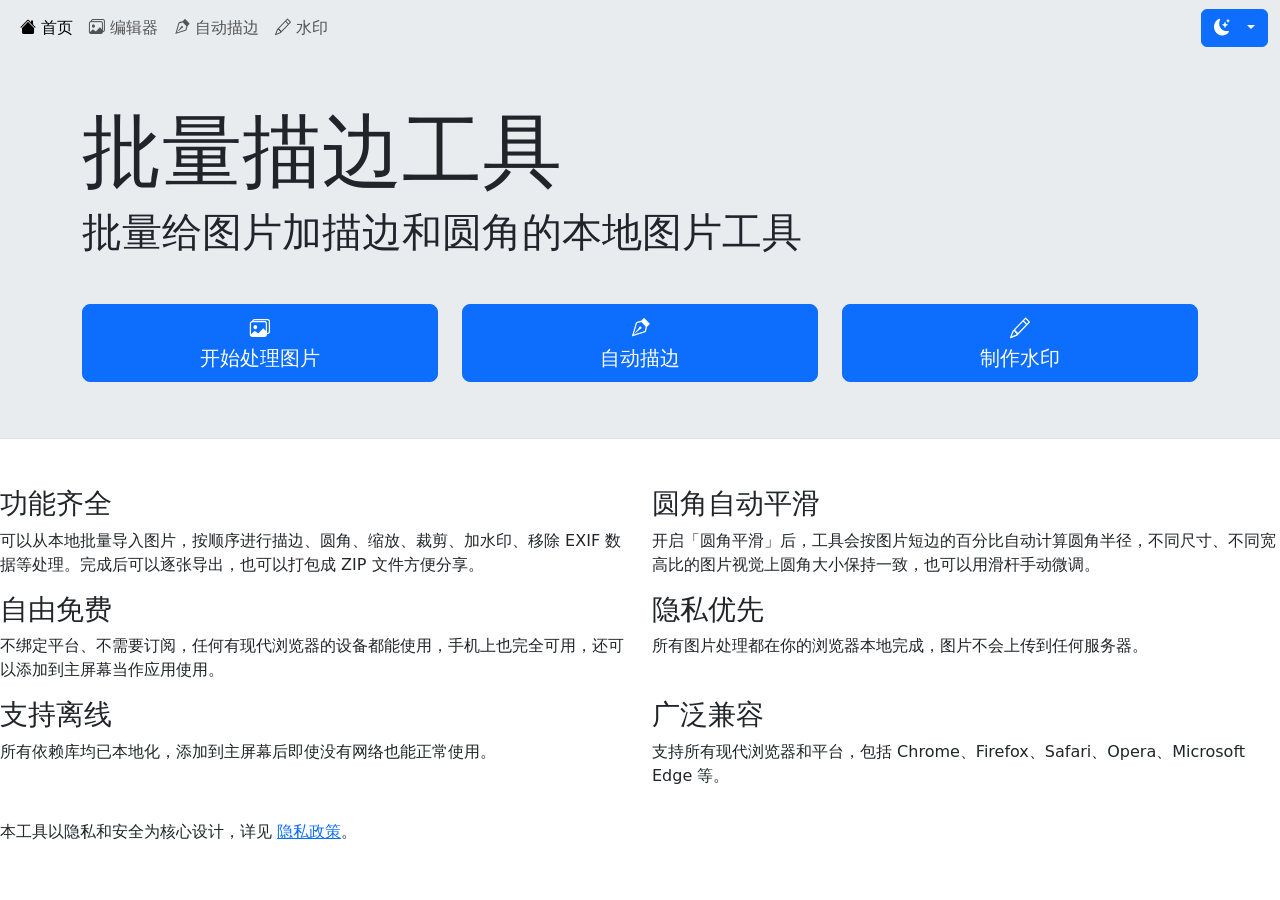
<file: index.html>
<!DOCTYPE html>
<html lang="zh-CN">

<head>
    <meta charset="utf-8">
    <meta http-equiv="X-UA-Compatible" content="IE=edge">
    <title>批量描边工具</title>
    <meta name="description" content="批量给图片加描边和圆角，支持缩放、水印、裁剪。所有处理均在本地浏览器中完成，可离线使用。">
    <meta name="viewport" content="width=device-width, initial-scale=1">
    <link href="css/bootstrap.min.css?v=20261010" rel="stylesheet">
    <link rel="stylesheet" href="css/bootstrap-icons.css?v=20261010">
    <link rel="stylesheet" href="css/photostack-styles.css?v=20261010">
    <script src="js/shared.js?v=20261010"></script>
    <!-- Icons and theme -->
    <link rel="apple-touch-icon" sizes="180x180" href="img/apple-touch-icon.png">
    <link rel="icon" type="image/png" sizes="24x24" href="img/icon_x24.png">
    <link rel="manifest" href="site.webmanifest">
    <link rel="shortcut icon" href="favicon.ico">
    <meta name="theme-color" content="#6c757d">
    <!-- Open Graph card -->
    <meta property="og:type" content="website" />
    <meta property="og:title" content="批量描边工具" />
    <meta property="og:description" content="批量给图片加描边和圆角，支持缩放、水印、裁剪。" />
    <meta property="og:image" content="img/maskable_icon_x512.png" />
    <meta property="og:image:width" content="512" />
    <meta property="og:image:height" content="512" />
    <meta name="og:image:alt" content="应用图标" />
    <meta name="twitter:card" content="summary" />
</head>

<body style="padding-top: 56px;">

    <!-- Nav bar -->
    <nav class="navbar fixed-top bg-body-secondary navbar-expand-sm">
        <div class="container-fluid">
            <a class="navbar-brand d-sm-none" href="#">批量描边工具</a>
            <button class="navbar-toggler" type="button" data-bs-toggle="collapse" data-bs-target="#navbarNav" aria-controls="navbarNav" aria-expanded="false" aria-label="切换导航">
                <span class="navbar-toggler-icon"></span>
            </button>
            <div class="collapse navbar-collapse" id="navbarNav">
                <ul class="navbar-nav me-auto">
                    <li class="nav-item">
                        <a class="nav-link active" aria-current="page" href="#">
                            <i class="bi bi-house-fill"></i>
                            首页
                        </a>
                    </li>
                    <li class="nav-item">
                        <a class="nav-link" href="edit/">
                            <i class="bi bi-images"></i>
                            编辑器
                        </a>
                    </li>
                    <li class="nav-item">
                        <a class="nav-link" href="outline/">
                            <i class="bi bi-vector-pen"></i>
                            自动描边
                        </a>
                    </li>
                    <li class="nav-item">
                        <a class="nav-link" href="watermarks/">
                            <i class="bi bi-pencil"></i>
                            水印
                        </a>
                    </li>
                </ul>
                <form class="d-flex flex-column flex-sm-row">
                    <!-- Theme toggle -->
                    <button class="btn btn-primary dropdown-toggle mt-2 mt-sm-0" role="button" data-bs-toggle="dropdown" aria-expanded="false" aria-label="切换外观">
                        <i class="bi bi-moon-stars-fill me-2 me-sm-0 me-md-2"></i>
                        <span class="d-sm-none">外观</span>
                    </button>
                    <div class="dropdown">
                        <ul class="dropdown-menu dropdown-menu-end w-100 w-sm-auto">
                            <li><a class="dropdown-item photostack-theme-btn" data-theme="light" href="#">
                                    <i class="bi bi-brightness-high-fill me-2"></i>
                                    浅色模式
                                </a></li>
                            <li><a class="dropdown-item photostack-theme-btn" data-theme="dark" href="#">
                                    <i class="bi bi-moon-fill me-2"></i>
                                    深色模式
                                </a></li>
                            <li><a class="dropdown-item photostack-theme-btn" data-theme="auto" href="#">
                                    <i class="bi bi-circle-half me-2"></i>
                                    跟随系统
                                </a></li>
                        </ul>
                    </div>
                </form>
            </div>
        </div>
    </nav>

    <!-- Banner container -->
    <div class="container-fluid bg-body-secondary">
        <div class="container pb-5 pt-5">
            <div class="display-1 mb-2">
                批量描边工具
            </div>
            <div class="display-6 mb-5">
                批量给图片加描边和圆角的本地图片工具
            </div>
            <!-- Main buttons -->
            <div class="row">
                <div class="col-md-4">
                    <a href="edit/">
                        <button type="button" class="btn btn-primary mb-2 btn-lg w-100">
                            <i class="bi bi-images"></i>
                            <br>
                            开始处理图片
                        </button>
                    </a>
                </div>
                <div class="col-md-4">
                    <a href="outline/">
                        <button type="button" class="btn btn-primary mb-2 btn-lg w-100">
                            <i class="bi bi-vector-pen"></i>
                            <br>
                            自动描边
                        </button>
                    </a>
                </div>
                <div class="col-md-4">
                    <a href="watermarks/">
                        <button type="button" class="btn btn-primary mb-2 btn-lg w-100">
                            <i class="bi bi-pencil"></i>
                            <br>
                            制作水印
                        </button>
                    </a>
                </div>
            </div>
        </div>
    </div>
    <div class="border-bottom" style="position: sticky; top: 56px; z-index: 1030;"></div>

    <!-- Main container -->

    <div class="container mt-5 mb-5">
                </div>
            </div>
        </div>
        <!-- TODO: Merge content from former About dialog -->
        <div class="row mt-5">
            <div class="col-12 col-md-6">
                <h3>功能齐全</h3>
                <p>可以从本地批量导入图片，按顺序进行描边、圆角、缩放、裁剪、加水印、移除 EXIF 数据等处理。完成后可以逐张导出，也可以打包成 ZIP 文件方便分享。</p>
            </div>
            <div class="col-12 col-md-6">
                <h3>圆角自动平滑</h3>
                <p>开启「圆角平滑」后，工具会按图片短边的百分比自动计算圆角半径，不同尺寸、不同宽高比的图片视觉上圆角大小保持一致，也可以用滑杆手动微调。</p>
            </div>
            <div class="col-12 col-md-6">
                <h3>自由免费</h3>
                <p>不绑定平台、不需要订阅，任何有现代浏览器的设备都能使用，手机上也完全可用，还可以添加到主屏幕当作应用使用。</p>
            </div>
            <div class="col-12 col-md-6">
                <h3>隐私优先</h3>
                <p>所有图片处理都在你的浏览器本地完成，图片不会上传到任何服务器。</p>
            </div>
            <div class="col-12 col-md-6">
                <h3>支持离线</h3>
                <p>所有依赖库均已本地化，添加到主屏幕后即使没有网络也能正常使用。</p>
            </div>
            <div class="col-12 col-md-6">
                <h3>广泛兼容</h3>
                <p>支持所有现代浏览器和平台，包括 Chrome、Firefox、Safari、Opera、Microsoft Edge 等。</p>
            </div>
        </div>
        <!-- Privacy policy link -->
        <div class="row mt-3 mb-3">
            <div class="col-12">
                本工具以隐私和安全为核心设计，详见 <a href="PRIVACY.md" target="_blank">隐私政策</a>。
            </div>
        </div>

    </div>

    <!-- Scripts -->
    <script src="js/bootstrap.bundle.min.js?v=20261010"></script>

</body>

</html>
</file>
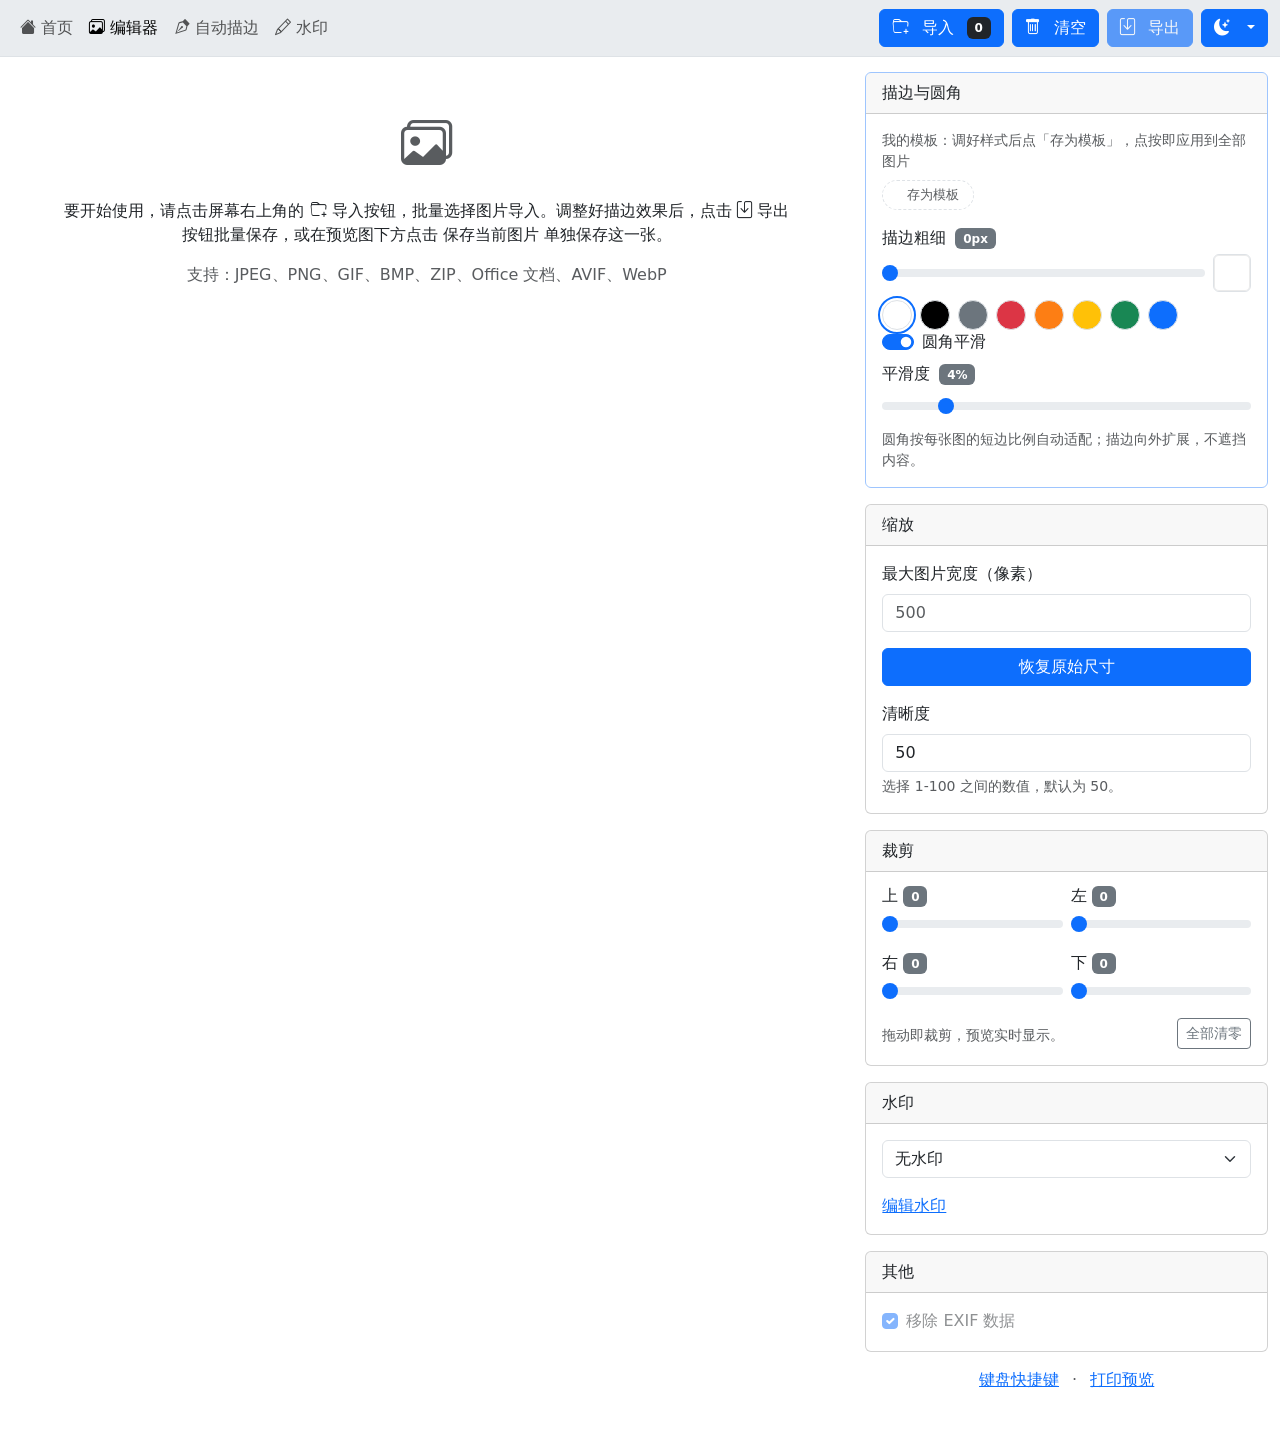
<file: edit/index.html>
<!DOCTYPE html>
<html lang="zh-CN" data-photostack-mode="photo-editor">

<head>
    <meta charset="utf-8">
    <meta http-equiv="X-UA-Compatible" content="IE=edge">
    <title>批量描边工具</title>
    <meta name="robots" content="noindex">
    <meta name="description" content="批量给图片加描边和圆角，支持缩放、水印、裁剪。所有处理均在本地浏览器中完成，可离线使用。">
    <meta name="viewport" content="width=device-width, initial-scale=1, viewport-fit=cover">
    <link href="../css/bootstrap.min.css?v=20261010" rel="stylesheet">
    <link rel="stylesheet" href="../css/bootstrap-icons.css?v=20261010">
    <link rel="stylesheet" href="../css/photostack-styles.css?v=20261012">
    <script src="../js/shared.js?v=20261016"></script>
    <!-- Icons and theme -->
    <link rel="apple-touch-icon" sizes="180x180" href="../img/apple-touch-icon.png">
    <link rel="icon" type="image/png" sizes="24x24" href="../img/icon_x24.png">
    <link rel="manifest" href="../site.webmanifest">
    <link rel="shortcut icon" href="../favicon.ico">
    <meta name="theme-color" content="#6c757d">
    <!-- Open Graph card -->
    <meta property="og:type" content="website" />
    <meta property="og:title" content="批量描边工具" />
    <meta property="og:description" content="批量给图片加描边和圆角，支持缩放、水印、裁剪。" />
    <meta property="og:image" content="../img/maskable_icon_x512.png" />
    <meta property="og:image:width" content="512" />
    <meta property="og:image:height" content="512" />
    <meta name="og:image:alt" content="应用图标" />
    <meta name="twitter:card" content="summary" />
    <style>
        /* 关键布局内联：即使外部样式表偶发加载失败，导航栏与底栏也保持实色、内容不错位 */
        body { padding-top: 56px; }
        .navbar.fixed-top { background-color: var(--bs-body-secondary-bg, #f8f9fa); }
        #photostack-bottom-bar { background: #f8f9fa; }
        [data-bs-theme="dark"] #photostack-bottom-bar { background: #212529; }
    </style>
</head>

<body>
    <!-- Navbar -->
    <nav class="navbar fixed-top bg-body-secondary navbar-expand-sm border-bottom d-print-none">
        <div class="container-fluid">
            <a class="navbar-brand d-sm-none" href="#">批量描边工具</a>
            <button class="navbar-toggler" type="button" data-bs-toggle="collapse" data-bs-target="#navbarNav" aria-controls="navbarNav" aria-expanded="false" aria-label="切换导航">
                <span class="navbar-toggler-icon"></span>
            </button>
            <div class="collapse navbar-collapse" id="navbarNav">
                <ul class="navbar-nav me-auto">
                    <li class="nav-item">
                        <a class="nav-link" href="../">
                            <i class="bi bi-house-fill"></i>
                            首页
                        </a>
                    </li>
                    <li class="nav-item">
                        <a class="nav-link active" aria-current="page" href="#">
                            <i class="bi bi-images"></i>
                            编辑器
                        </a>
                    </li>
                    <li class="nav-item">
                        <a class="nav-link" href="../outline/">
                            <i class="bi bi-vector-pen"></i>
                            自动描边
                        </a>
                    </li>
                    <li class="nav-item">
                        <a class="nav-link" href="../watermarks/">
                            <i class="bi bi-pencil"></i>
                            水印
                        </a>
                    </li>
                </ul>
                <form class="d-flex flex-column flex-sm-row">
                    <!-- Import button -->
                    <button class="btn btn-primary d-none d-md-inline-block me-0 me-sm-2 mt-2 mt-sm-0" id="photostack-import-file-btn" type="button" aria-label="导入">
                        <i class="bi bi-folder-plus me-2 me-sm-0 me-md-2"></i>
                        <span class="d-sm-none d-md-inline me-2 me-sm-0 me-md-2">导入</span>
                        <span class="badge bg-dark photostack-image-count d-sm-none d-md-inline">0</span>
                    </button>
                    <!-- Clear button -->
                    <button class="btn btn-primary d-none d-md-inline-block me-0 me-sm-2 mt-2 mt-sm-0" id="photostack-clear-images-btn" type="button" aria-label="清空">
                        <i class="bi bi-trash me-2 me-sm-0 me-md-2"></i>
                        <span class="d-sm-none d-md-inline">清空</span>
                    </button>
                    <!-- Export button -->
                    <button class="btn btn-primary d-none d-md-inline-block me-0 me-sm-2 mt-2 mt-sm-0" type="button" data-bs-toggle="modal" data-bs-target="#photostack-export-modal" data-backdrop="static" data-keyboard="false" disabled aria-label="导出">
                        <i class="bi bi-save me-2 me-sm-0 me-md-2"></i>
                        <span class="d-sm-none d-md-inline">导出</span>
                    </button>
                    <!-- Theme toggle -->
                    <button class="btn btn-primary dropdown-toggle mt-2 mt-sm-0" role="button" data-bs-toggle="dropdown" aria-expanded="false" aria-label="切换外观">
                        <i class="bi bi-moon-stars-fill me-2 me-sm-0 me-md-2"></i>
                        <span class="d-sm-none">外观</span>
                    </button>
                    <div class="dropdown">
                        <ul class="dropdown-menu dropdown-menu-end w-100 w-sm-auto">
                            <li><a class="dropdown-item photostack-theme-btn" data-theme="light" href="#">
                                    <i class="bi bi-brightness-high-fill me-2"></i>
                                    浅色模式
                                </a></li>
                            <li><a class="dropdown-item photostack-theme-btn" data-theme="dark" href="#">
                                    <i class="bi bi-moon-fill me-2"></i>
                                    深色模式
                                </a></li>
                            <li><a class="dropdown-item photostack-theme-btn" data-theme="auto" href="#">
                                    <i class="bi bi-circle-half me-2"></i>
                                    跟随系统
                                </a></li>
                        </ul>
                    </div>
                </form>
            </div>
        </div>
    </nav>

    <!-- Main container -->
    <div class="container-fluid d-print-none">
        <div class="row">
            <!-- Preview container -->
            <div class="col-12 col-md-8 photostack-preview-container text-center">
                <div id="photostack-preview-wrapper">
                    <div class="d-inline-flex align-items-center" id="photostack-editor-preview">
                        <!-- Temporary text for when no photos are imported -->
                    <div id="photostack-preview-info" class="p-3 p-md-5 text-center w-100">
                        <p class="mb-3"><i class="bi bi-images photostack-empty-icon"></i></p>
                        <p>要开始使用，<span class="d-sm-none">请点击屏幕底部的 <i class="bi bi-folder-plus"></i> 导入按钮</span><span class="d-none d-sm-inline">请点击屏幕右上角的 <i class="bi bi-folder-plus"></i> 导入按钮</span>，批量选择图片导入。调整好描边效果后，点击 <i class="bi bi-save"></i> 导出 按钮批量保存，或在预览图下方点击 保存当前图片 单独保存这一张。</p>
                            <p class="text-muted" id="photostack-file-format-list">正在检测支持的文件格式…</p>
                        </div>
                    </div>
                    <!-- 翻页与单张保存控制条 -->
                    <div id="photostack-paging-controls" class="d-none d-print-none mt-2 pb-3">
                        <div class="btn-group w-100" role="group" aria-label="图片翻页">
                            <button type="button" class="btn btn-outline-secondary photostack-btn-solid" id="photostack-prev-image-btn" disabled>
                                <i class="bi bi-chevron-left"></i>
                                上一张
                            </button>
                            <button type="button" class="btn btn-outline-secondary photostack-btn-solid" id="photostack-next-image-btn" disabled>
                                下一张
                                <i class="bi bi-chevron-right"></i>
                            </button>
                        </div>
                        <div class="mt-2">
                            <span class="badge bg-secondary" id="photostack-paging-counter">第 1 / 1 张</span>
                            <span class="text-muted small ms-2" id="photostack-paging-filename"></span>
                        </div>
                        <div class="d-flex flex-wrap justify-content-center gap-2 mt-2">
                            <button type="button" class="btn btn-primary" id="photostack-save-current-btn" disabled>
                                <i class="bi bi-download me-2"></i><span id="photostack-save-current-btn-text">保存当前图片</span>
                            </button>
                            <button type="button" class="btn btn-success" id="photostack-quick-export-btn" disabled>
                                <i class="bi bi-lightning-charge-fill me-2"></i>一键导出
                            </button>
                            <button type="button" class="btn btn-outline-secondary photostack-btn-solid" id="photostack-sort-images-btn" disabled>
                                <i class="bi bi-sort-down me-2"></i>排序
                            </button>
                            <button type="button" class="btn btn-outline-secondary photostack-btn-solid" id="photostack-multi-select-btn" disabled>
                                <i class="bi bi-check2-square me-2"></i>多选
                            </button>
                        </div>
                        <!-- 多选模式操作行 -->
                        <div class="d-flex justify-content-center gap-2 mt-2 d-none" id="photostack-select-controls">
                            <button type="button" class="btn btn-outline-secondary btn-sm" id="photostack-select-all-btn">全选</button>
                            <button type="button" class="btn btn-outline-secondary btn-sm" id="photostack-select-current-btn">选当前</button>
                            <button type="button" class="btn btn-outline-danger btn-sm" id="photostack-delete-selected-btn" disabled>删除所选</button>
                            <button type="button" class="btn btn-primary btn-sm" id="photostack-select-done-btn">完成</button>
                        </div>
                        <div class="form-text d-md-none">提示：在预览图上左右滑动也可以翻页</div>
                    </div>
                </div>
            </div>
            <!-- Settings panel container -->
            <div class="col-12 col-md-4 pb-5">
                <!-- Safari message -->
                <div class="alert alert-warning photostack-safari-warning mt-3" data-bs-toggle="modal" data-bs-target="#photostack-safari-modal" style="display: none; cursor: pointer;">
                    Safari 可能会定期清除本工具的本地数据（包括已保存的水印）。点击查看详细说明。
                </div>
                <!-- Border card -->
                <div class="card mt-3 border-primary-subtle">
                    <div class="card-header">
                        描边与圆角
                    </div>
                    <div class="card-body">
                        <div class="mb-3">
                            <div id="photostack-preset-row" class="photostack-preset-row"></div>
                        </div>
                        <div class="mb-2">
                            <label for="photostack-border-width" class="form-label mb-1">描边粗细 <span class="badge bg-secondary ms-1" id="photostack-border-width-value">0px</span></label>
                            <div class="d-flex align-items-center gap-2">
                                <!-- 滑杆代替数字框：手机上拖动即调、实时预览，不用拉键盘 -->
                                <input type="range" class="form-range photostack-preview-update" id="photostack-border-width" autocomplete="off" min="0" max="100" step="1" value="0">
                                <!-- 内置色板：色块按钮弹出扩展色板，不依赖系统取色器 -->
                                <input type="hidden" class="photostack-color-input photostack-preview-update" id="photostack-border-color" value="#FFFFFF" autocomplete="off">
                                <button type="button" class="photostack-color-chip" data-color-input="photostack-border-color" title="更多颜色" aria-label="更多描边颜色"></button>
                            </div>
                        </div>
                        <div class="photostack-swatch-row" role="group" aria-label="常用描边颜色">
                            <button type="button" class="photostack-swatch" data-color="#FFFFFF" style="background:#FFFFFF" aria-label="白色"></button>
                            <button type="button" class="photostack-swatch" data-color="#000000" style="background:#000000" aria-label="黑色"></button>
                            <button type="button" class="photostack-swatch" data-color="#6C757D" style="background:#6C757D" aria-label="灰色"></button>
                            <button type="button" class="photostack-swatch" data-color="#DC3545" style="background:#DC3545" aria-label="红色"></button>
                            <button type="button" class="photostack-swatch" data-color="#FD7E14" style="background:#FD7E14" aria-label="橙色"></button>
                            <button type="button" class="photostack-swatch" data-color="#FFC107" style="background:#FFC107" aria-label="黄色"></button>
                            <button type="button" class="photostack-swatch" data-color="#198754" style="background:#198754" aria-label="绿色"></button>
                            <button type="button" class="photostack-swatch" data-color="#0D6EFD" style="background:#0D6EFD" aria-label="蓝色"></button>
                        </div>
                        <div class="form-check form-switch">
                            <input class="form-check-input photostack-preview-update" type="checkbox" role="switch" id="photostack-corners-round" checked>
                            <label class="form-check-label" for="photostack-corners-round">圆角平滑</label>
                        </div>
                        <div class="mb-0 mt-2">
                            <label for="photostack-corner-smoothness" class="form-label">平滑度 <span class="badge bg-secondary ms-1" id="photostack-corner-smoothness-value">4%</span></label>
                            <input type="range" class="form-range photostack-preview-update" id="photostack-corner-smoothness" min="1" max="20" step="1" value="4">
                            <div class="form-text">圆角按每张图的短边比例自动适配；描边向外扩展，不遮挡内容。</div>
                        </div>
                    </div>
                </div>
                <!-- 更多设置折叠（手机端收纳次要功能，桌面端强制展开） -->
                <div class="card mt-3 d-md-none">
                    <button class="card-header btn text-start d-flex justify-content-between align-items-center" type="button" id="photostack-more-toggle" data-bs-toggle="collapse" data-bs-target="#photostack-more-settings" aria-expanded="false" aria-controls="photostack-more-settings">
                        <span>更多设置</span>
                        <i class="bi bi-chevron-down photostack-collapse-chevron"></i>
                    </button>
                </div>
                <div class="collapse" id="photostack-more-settings">
                <!-- Resize card -->
                <div class="card mt-3">
                    <div class="card-header">
                        缩放
                    </div>
                    <div class="card-body">
                        <div class="mb-3">
                            <label for="photostack-image-width" class="form-label">最大图片宽度（像素）</label>
                            <input type="number" class="form-control photostack-preview-update" id="photostack-image-width" autocomplete="off" enterkeyhint="done" placeholder="500">
                        </div>
                        <div class="mb-3">
                            <button class="btn btn-primary w-100" type="button" id="photostack-reset-image-width-button">恢复原始尺寸</button>
                        </div>
                        <div class="mb-0">
                            <label for="photostack-resize-unsharp-amount" class="form-label">清晰度</label>
                            <input type="number" class="form-control photostack-preview-update" id="photostack-resize-unsharp-amount" autocomplete="off" value="50" placeholder="50" min="1" max="100" enterkeyhint="done">
                            <div class="form-text">选择 1-100 之间的数值，默认为 50。</div>
                        </div>
                    </div>
                </div>
                <!-- Crop card -->
                <div class="card mt-3">
                    <div class="card-header">
                        裁剪
                    </div>
                    <div class="card-body pt-0">
                        <div class="row g-2 mt-1">
                            <div class="col-6">
                                <label for="photostack-crop-top" class="form-label mb-1">上 <span class="badge bg-secondary" id="photostack-crop-top-value">0</span></label>
                                <input type="range" class="form-range photostack-preview-update" id="photostack-crop-top" autocomplete="off" min="0" max="1000" step="1" value="0">
                            </div>
                            <div class="col-6">
                                <label for="photostack-crop-left" class="form-label mb-1">左 <span class="badge bg-secondary" id="photostack-crop-left-value">0</span></label>
                                <input type="range" class="form-range photostack-preview-update" id="photostack-crop-left" autocomplete="off" min="0" max="1000" step="1" value="0">
                            </div>
                            <div class="col-6">
                                <label for="photostack-crop-right" class="form-label mb-1">右 <span class="badge bg-secondary" id="photostack-crop-right-value">0</span></label>
                                <input type="range" class="form-range photostack-preview-update" id="photostack-crop-right" autocomplete="off" min="0" max="1000" step="1" value="0">
                            </div>
                            <div class="col-6">
                                <label for="photostack-crop-bottom" class="form-label mb-1">下 <span class="badge bg-secondary" id="photostack-crop-bottom-value">0</span></label>
                                <input type="range" class="form-range photostack-preview-update" id="photostack-crop-bottom" autocomplete="off" min="0" max="1000" step="1" value="0">
                            </div>
                        </div>
                        <div class="d-flex justify-content-between align-items-center mt-2">
                            <small class="form-text text-muted mb-0">拖动即裁剪，预览实时显示。</small>
                            <button type="button" class="btn btn-outline-secondary btn-sm" id="photostack-crop-reset">全部清零</button>
                        </div>
                    </div>
                </div>
                <!-- Watermarks card-->
                <div class="card mt-3">
                    <div class="card-header">
                        水印
                    </div>
                    <div class="card-body">
                        <div class="mb-3">
                            <select class="form-select photostack-preview-update" id="photostack-watermark-select" autocomplete="off">
                                <option selected value="no-watermark">无水印</option>
                            </select>
                        </div>
                        <a href="../watermarks/">编辑水印</a>
                    </div>
                </div>
                <!-- Other options card-->
                <div class="card mt-3 mb-3">
                    <div class="card-header">
                        其他
                    </div>
                    <div class="card-body">
                        <div class="form-check form-check-inline">
                            <input class="form-check-input" type="checkbox" id="photostack-exif" checked disabled>
                            <label class="form-check-label" for="photostack-exif">移除 EXIF 数据</label>
                        </div>
                    </div>
                </div>
                <p class="text-center mb-0 mt-3">
                    <a href="#" data-bs-toggle="modal" data-bs-target="#photostack-keyboard-modal" data-backdrop="static" data-keyboard="false">键盘快捷键</a>
                    <span class="mx-2 text-muted">·</span>
                    <a href="#" id="photostack-print-btn">打印预览</a>
                </p>
                </div>
                </div>
            </div>
        </div>
    </div>
    <!-- Keyboard shortcuts modal -->
    <div class="modal fade" id="photostack-keyboard-modal" tabindex="-1" role="dialog" aria-hidden="true">
        <div class="modal-dialog modal-dialog-centered" role="document">
            <div class="modal-content">
                <div class="modal-header">
                    <h5 class="modal-title" id="photostack-export-modal-label">键盘快捷键</h5>
                    <button type="button" class="btn-close" data-bs-dismiss="modal" aria-label="关闭"></button>
                </div>
                <div class="modal-body">
                    <p>常用功能均提供键盘快捷键（部分浏览器可能不支持）。</p>
                    <p>
                    <table class="table">
                        <thead>
                            <tr>
                                <th scope="col">功能</th>
                                <th scope="col">快捷键</th>
                            </tr>
                        </thead>
                        <tbody>
                            <tr>
                                <td>导入图片</td>
                                <td>
                                    Ctrl + Shift + I（Windows）
                                    <br />
                                    Cmd + Shift + I（Mac）
                                </td>
                            </tr>
                            <tr>
                                <td>导出图片</td>
                                <td>
                                    Ctrl + S（Windows）
                                    <br />
                                    Cmd + S（Mac）
                                    <br />
                                    Shift + E
                                </td>
                            </tr>
                            <tr>
                                <td>清空已导入图片</td>
                                <td>
                                    Ctrl + D（Windows）
                                    <br />
                                    Cmd + D（Mac）
                                </td>
                            </tr>
                            <tr>
                                <td>上一张 / 下一张</td>
                                <td>
                                    ← / →
                                </td>
                            </tr>
                            <tr>
                                <td>打印预览</td>
                                <td>
                                    Ctrl + P（Windows）
                                    <br>
                                    Cmd + P（Mac）
                                </td>
                            </tr>
                        </tbody>
                    </table>
                    </p>
                </div>
            </div>
        </div>
    </div>
    <!-- Safari storage help modal -->
    <div class="modal fade" id="photostack-safari-modal" tabindex="-1" role="dialog" aria-hidden="true">
        <div class="modal-dialog modal-dialog-centered modal-dialog-scrollable" role="document">
            <div class="modal-content">
                <div class="modal-header">
                    <h5 class="modal-title" id="photostack-safari-modal-label">Safari 用户须知</h5>
                    <button type="button" class="btn-close" data-bs-dismiss="modal" aria-label="关闭"></button>
                </div>
                <div class="modal-body">
                    <p>Safari 13.1 及以上版本对网站的本地存储数据有 <a href="https://webkit.org/blog/10218/full-third-party-cookie-blocking-and-more/" target="_blank">七天自动清除的限制</a>。如果你至少每周不打开一次本工具，<b>已保存的水印可能会被删除</b>。</p>
                    <p>把本工具添加到 iPhone 的主屏幕（或 macOS 的程序坞）即可避免数据被清除，添加后本工具会使用独立的存储空间，不会被自动删除，同时也不会再显示这条提示。</p>
                    <p>你也可以定期把水印导出为文件备份，等 Safari 清除数据后再重新导入。</p>
                </div>
            </div>
        </div>
    </div>
    <!-- Drag and drop modal -->
    <div class="modal fade" id="photostack-drag-modal" tabindex="-1" role="dialog" aria-hidden="true" data-keyboard="false" data-backdrop="static">
        <div class="modal-dialog modal-dialog-centered" role="document">
            <div class="modal-content">
                <div class="modal-body">
                    <div class="modal-body text-center lead">
                        松开鼠标即可导入图片
                    </div>
                </div>
            </div>
        </div>
    </div>
    <!-- Export modal -->
    <div class="modal fade" id="photostack-export-modal" tabindex="-1" role="dialog" aria-hidden="true">
        <div class="modal-dialog modal-dialog-centered" role="document">
            <!-- Initial UI -->
            <div class="modal-content photostack-export-modal-initial">
                <div class="modal-header">
                    <h5 class="modal-title" id="photostack-export-modal-label">
                        导出
                        <span class="photostack-image-count">0</span>
                        张图片
                    </h5>
                    <button type="button" class="btn-close" data-bs-dismiss="modal" aria-label="关闭"></button>
                </div>
                <div class="modal-body">
                    <div class="mb-3">
                        <label for="photostack-file-format">文件格式</label>
                        <select class="form-select mt-1" id="photostack-file-format" autocomplete="on">
                            <option value="image/png" selected>PNG (.png)</option>
                            <option value="image/jpeg">JPEG (.jpg)</option>
                            <option value="image/webp">WebP (.webp)</option>
                        </select>
                        <small class="form-text text-warning d-none" id="photostack-jpeg-hint">JPEG 不支持透明：开启圆角时，圆角外侧将自动填充白色。需要保留透明背景请选 PNG。</small>
                        <small class="form-text text-muted">实际可用的格式因浏览器而异。</small>
                    </div>
                    <div class="mb-3">
                        <label for="photostack-file-quality">图片质量</label>
                        <input type="number" class="form-control mt-1" id="photostack-file-quality" value="92" min="1" max="100" autocomplete="on" enterkeyhint="done">
                        <small class="form-text text-muted">选择 1-100 之间的数值。</small>
                    </div>
                    <div class="mb-3">
                        <div class="form-check">
                            <input class="form-check-input" type="radio" name="photostack-file-name" value="photostack-file-keep-name" id="photostack-file-keep-name">
                            <label class="form-check-label" for="photostack-file-keep-name">
                                保留原始文件名
                            </label>
                        </div>
                        <div class="form-check">
                            <input class="form-check-input" type="radio" name="photostack-file-name" value="photostack-file-use-pattern" id="photostack-file-use-pattern" checked>
                            <label class="form-check-label" for="photostack-file-use-pattern">
                                使用统一的命名格式
                            </label>
                        </div>
                    </div>
                    <div class="mb-3">
                        <input type="text" class="form-control" id="photostack-file-name-pattern" autocomplete="on" placeholder="命名格式" value="图片" enterkeyhint="done">
                    </div>
                    <button type="button" id="photostack-start-export-btn" class="btn w-100 btn-primary">开始导出</button>
                    <small class="form-text text-muted d-block mt-2">导出将按导入顺序处理全部图片。</small>
                </div>
            </div>
            <!-- Export in progress modal -->
            <div class="modal-content photostack-export-modal-loading" style="display:none">
                <div class="modal-header">
                    <h5 class="modal-title" id="photostack-export-modal-label">正在导出图片</h5>
                </div>
                <div class="modal-body">
                    <p style="text-align: center;">请稍候，图片正在导出……</p>
                    <p>
                    <div class="progress" style="height: 20px;">
                        <div class="progress-bar progress-bar-striped progress-bar-animated" role="progressbar" aria-valuenow="0" aria-valuemin="0" aria-valuemax="100" style="width: 0%" id="photostack-export-modal-progress"></div>
                    </div>
                    </p>
                    <p class="text-muted" style="text-align: center;">
                        部分浏览器会限制后台页面的运行速度。为了加快导出，请勿最小化本页面或切换到其他标签页。
                    </p>
                </div>
            </div>
            <!-- Completed export modal -->
            <div class="modal-content photostack-export-modal-finished" style="display:none">
                <div class="modal-header">
                    <h5 class="modal-title" id="photostack-export-modal-label">正在导出图片</h5>
                    <button type="button" class="btn-close" data-bs-dismiss="modal" aria-label="关闭"></button>
                </div>
                <div class="modal-body">
                    <p class="text-muted mb-2" id="photostack-export-result-summary" style="text-align: center;"></p>
                    <!-- 批量导出图片（手机）：分批分享逐批存入相册，手机上的默认保存路径 -->
                    <button type="button" id="photostack-export-album-button" class="btn w-100 btn-success d-none">批量导出图片（分批存入相册）</button>
                    <div id="photostack-legacy-download" class="mt-3">
                        <button type="button" id="photostack-export-separate-button" class="btn w-100 btn-primary">
                            批量导出图片（逐张下载）
                            <br>
                            （部分浏览器可能不支持）
                        </button>
                    </div>
                    <button type="button" id="photostack-export-filesystem-api-button" class="btn w-100 btn-primary mt-3">保存到设备文件夹</button>
                    <button type="button" id="photostack-export-web-share-button" class="btn w-100 btn-primary mt-3">通过系统分享保存</button>
                    <button type="button" id="photostack-export-zip-button" class="btn w-100 btn-primary mt-3">保存为 ZIP</button>
                </div>
            </div>
        </div>
    </div>
    <!-- Import toast -->
    <div class="toast-container position-fixed bottom-0 start-0 d-print-none">
        <!-- Import toast -->
        <div id="photostack-import-toast" class="toast m-2 m-md-4" role="alert" aria-live="assertive" aria-atomic="true">
            <div class="toast-body">
                <div class="d-flex align-items-center">
                    <strong>正在导入图片…</strong>
                    <div class="spinner-border spinner-border-sm ms-auto" role="status" aria-hidden="true"></div>
                </div>
            </div>
        </div>
    </div>
    <!-- Error toast -->
    <div class="toast-container position-fixed bottom-0 start-0 p-3 d-print-none">
        <!-- Import toast -->
        <div id="photostack-error-toast" class="toast" role="alert" aria-live="assertive" aria-atomic="true">
            <div class="toast-header">
                <strong class="me-auto">出错了 :(</strong>
            </div>
            <div class="toast-body">
                出现错误，请稍等几秒后重试，或刷新页面。
            </div>
        </div>
    </div>
    <!-- 手机底部快捷操作栏（与导航栏呼应的小巧样式） -->
    <div id="photostack-bottom-bar" class="d-md-none d-print-none border-top" role="group" aria-label="快捷操作">
        <button type="button" class="btn btn-primary" id="photostack-bb-import-btn" aria-label="导入图片">
            <i class="bi bi-folder-plus me-1"></i>导入
            <span class="badge rounded-pill bg-light text-dark photostack-image-count d-none">0</span>
        </button>
        <button type="button" class="btn btn-outline-secondary" id="photostack-bb-save-btn" disabled aria-label="保存当前图片">
            <i class="bi bi-download me-1"></i>保存当前
        </button>
        <button type="button" class="btn btn-outline-secondary" id="photostack-bb-export-btn" data-bs-toggle="modal" data-bs-target="#photostack-export-modal" disabled aria-label="批量导出">
            <i class="bi bi-save me-1"></i>导出
        </button>
    </div>
    <!-- Print UI -->
    <div class="d-none d-print-block text-center">
        <img id="photostack-print-preview">
    </div>
    <!-- File pickers -->
    <input type="file" id="photostack-import-file" multiple accept="image/jpeg,image/png,image/gif,image/bmp,application/zip,application/x-zip,application/x-zip-compressed,application/vnd.openxmlformats-officedocument.wordprocessingml.document,application/vnd.openxmlformats-officedocument.wordprocessingml.template,application/vnd.openxmlformats-officedocument.spreadsheetml.sheet,application/vnd.openxmlformats-officedocument.spreadsheetml.template,application/vnd.openxmlformats-officedocument.presentationml.presentation,application/vnd.openxmlformats-officedocument.presentationml.template,application/vnd.openxmlformats-officedocument.presentationml.slideshow">
    <!-- Container where original photos are kept as <img> elements -->
    <div id="photostack-original-container" aria-hidden="true"></div>
    <!-- Container where canvas elements for each image are kept -->
    <div id="photostack-canvas-container" aria-hidden="true"></div>
    <!-- Watermark image cache -->
    <img id="photostack-watermark-cache">
    <!-- Scripts -->
    <script src="../js/FileSaver.min.js?v=20261010"></script>
    <script src="../js/jszip.min.js?v=20261010"></script>
    <script src="../js/localforage.min.js?v=20261010"></script>
    <script src="../js/pica.min.js?v=20261010"></script>
    <script src="../js/bootstrap.bundle.min.js?v=20261010"></script>
    <script src="../js/photostack-editor.js?v=20261017"></script>
    <script src="../js/register-sw.js?v=20261010"></script>
</body>

</html>
</file>
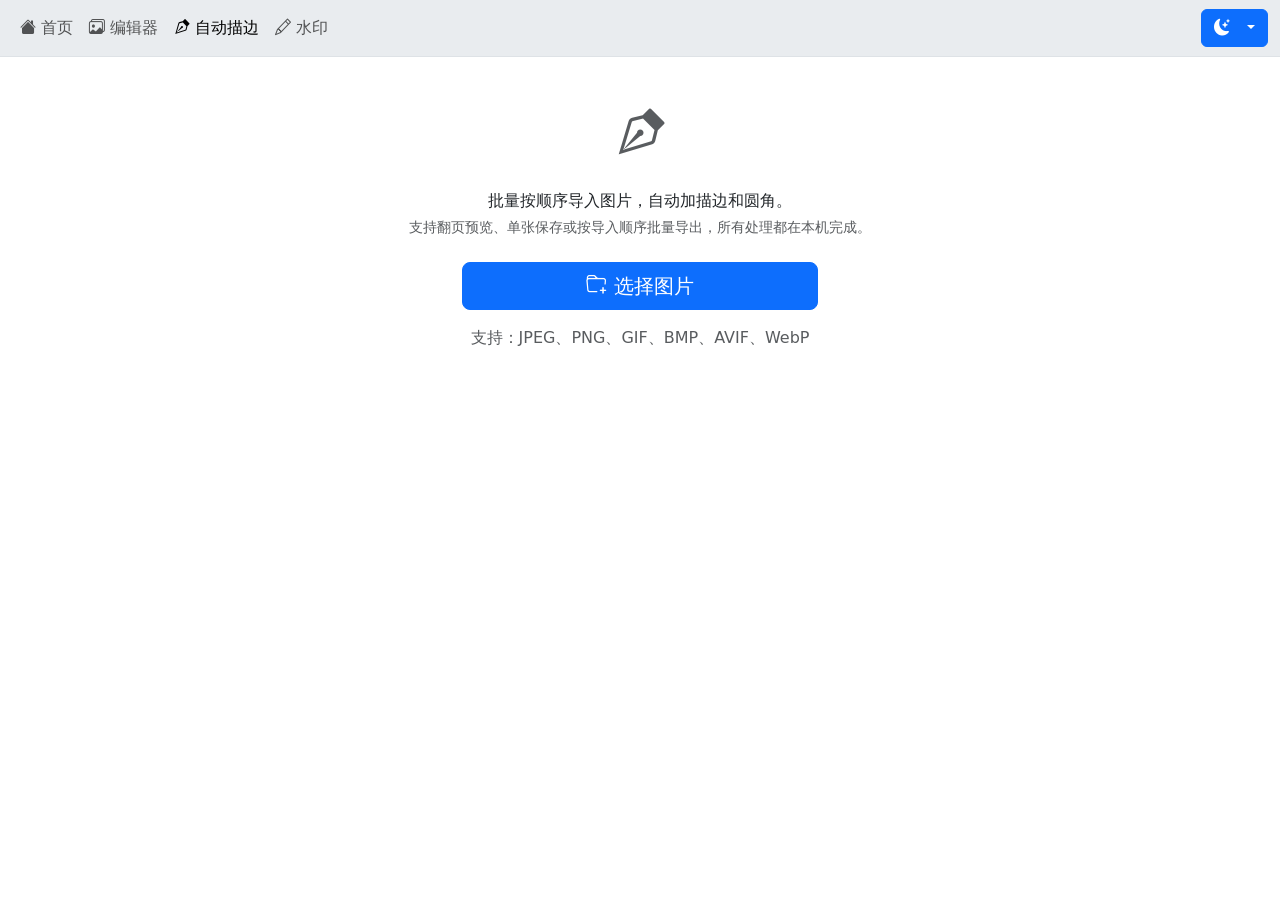
<file: outline/index.html>
<!DOCTYPE html>
<html lang="zh-CN" data-photostack-mode="outline-tool">

<head>
    <meta charset="utf-8">
    <meta http-equiv="X-UA-Compatible" content="IE=edge">
    <title>自动描边</title>
    <meta name="robots" content="noindex">
    <meta name="description" content="批量按顺序导入图片，自动加描边和圆角，翻页预览，单张保存或按导入顺序批量导出。所有处理均在本地浏览器中完成，可离线使用。">
    <meta name="viewport" content="width=device-width, initial-scale=1, viewport-fit=cover">
    <link href="../css/bootstrap.min.css?v=20261010" rel="stylesheet">
    <link rel="stylesheet" href="../css/bootstrap-icons.css?v=20261010">
    <link rel="stylesheet" href="../css/photostack-styles.css?v=20261012">
    <script src="../js/shared.js?v=20261016"></script>
    <!-- Icons and theme -->
    <link rel="apple-touch-icon" sizes="180x180" href="../img/apple-touch-icon.png">
    <link rel="icon" type="image/png" sizes="24x24" href="../img/icon_x24.png">
    <link rel="manifest" href="../site.webmanifest">
    <link rel="shortcut icon" href="../favicon.ico">
    <meta name="theme-color" content="#6c757d">
    <!-- Open Graph card -->
    <meta property="og:type" content="website" />
    <meta property="og:title" content="自动描边" />
    <meta property="og:description" content="批量按顺序导入图片，自动加描边和圆角，翻页预览，单张保存或按导入顺序批量导出。" />
    <meta property="og:image" content="../img/maskable_icon_x512.png" />
    <meta property="og:image:width" content="512" />
    <meta property="og:image:height" content="512" />
    <meta name="og:image:alt" content="应用图标" />
    <meta name="twitter:card" content="summary" />
</head>

<body>
    <!-- Navbar -->
    <nav class="navbar fixed-top bg-body-secondary navbar-expand-sm border-bottom">
        <div class="container-fluid">
            <a class="navbar-brand d-sm-none" href="#">自动描边</a>
            <button class="navbar-toggler" type="button" data-bs-toggle="collapse" data-bs-target="#navbarNav" aria-controls="navbarNav" aria-expanded="false" aria-label="切换导航">
                <span class="navbar-toggler-icon"></span>
            </button>
            <div class="collapse navbar-collapse" id="navbarNav">
                <ul class="navbar-nav me-auto">
                    <li class="nav-item">
                        <a class="nav-link" href="../">
                            <i class="bi bi-house-fill"></i>
                            首页
                        </a>
                    </li>
                    <li class="nav-item">
                        <a class="nav-link" href="../edit/">
                            <i class="bi bi-images"></i>
                            编辑器
                        </a>
                    </li>
                    <li class="nav-item">
                        <a class="nav-link active" aria-current="page" href="#">
                            <i class="bi bi-vector-pen"></i>
                            自动描边
                        </a>
                    </li>
                    <li class="nav-item">
                        <a class="nav-link" href="../watermarks/">
                            <i class="bi bi-pencil"></i>
                            水印
                        </a>
                    </li>
                </ul>
                <form class="d-flex flex-column flex-sm-row">
                    <!-- Theme toggle -->
                    <button class="btn btn-primary dropdown-toggle mt-2 mt-sm-0" role="button" data-bs-toggle="dropdown" aria-expanded="false" aria-label="切换外观">
                        <i class="bi bi-moon-stars-fill me-2 me-sm-0 me-md-2"></i>
                        <span class="d-sm-none">外观</span>
                    </button>
                    <div class="dropdown">
                        <ul class="dropdown-menu dropdown-menu-end w-100 w-sm-auto">
                            <li><a class="dropdown-item photostack-theme-btn" data-theme="light" href="#">
                                    <i class="bi bi-brightness-high-fill me-2"></i>
                                    浅色模式
                                </a></li>
                            <li><a class="dropdown-item photostack-theme-btn" data-theme="dark" href="#">
                                    <i class="bi bi-moon-fill me-2"></i>
                                    深色模式
                                </a></li>
                            <li><a class="dropdown-item photostack-theme-btn" data-theme="auto" href="#">
                                    <i class="bi bi-circle-half me-2"></i>
                                    跟随系统
                                </a></li>
                        </ul>
                    </div>
                </form>
            </div>
        </div>
    </nav>

    <!-- Main container -->
    <div class="container mt-3 mb-5">

        <!-- 空状态：尚未导入图片 -->
        <div id="photostack-outline-empty" class="text-center mt-4 pt-3">
            <p class="mb-3"><i class="bi bi-vector-pen photostack-empty-icon"></i></p>
            <p class="mb-1">批量按顺序导入图片，自动加描边和圆角。</p>
            <p class="text-muted small">支持翻页预览、单张保存或按导入顺序批量导出，所有处理都在本机完成。</p>
            <div class="row justify-content-center mt-4">
                <div class="col-12 col-sm-7 col-md-4">
                    <button type="button" id="photostack-outline-import-btn" class="btn btn-primary btn-lg w-100">
                        <i class="bi bi-folder-plus me-2"></i>选择图片
                    </button>
                </div>
            </div>
            <p class="text-muted mt-3" id="photostack-outline-format-list">正在检测支持的文件格式…</p>
        </div>

        <!-- 工作区：导入图片后显示 -->
        <div id="photostack-outline-workspace" class="d-none">

            <!-- 预览区：吸附在导航下方，调设置时效果始终可见 -->
            <div id="photostack-outline-sticky">
                <div class="text-center">
                    <canvas id="photostack-outline-preview" width="1" height="1" aria-label="描边效果预览（左右拖动切换图片）"></canvas>
                    <div class="mt-2">
                        <span class="badge bg-secondary" id="photostack-outline-counter">第 1 / 1 张</span>
                        <span class="text-muted small ms-2" id="photostack-outline-filename"></span>
                    </div>
                    <!-- 保存操作 -->
                    <div class="d-flex flex-wrap justify-content-center gap-2 mt-2">
                        <button type="button" class="btn btn-primary" id="photostack-outline-save-btn" disabled>
                            <i class="bi bi-download me-2"></i><span id="photostack-outline-save-btn-text">保存当前</span>
                        </button>
                        <button type="button" class="btn btn-success" id="photostack-outline-export-btn" disabled>
                            <i class="bi bi-collection me-2"></i>批量导出 ZIP
                        </button>
                        <button type="button" class="btn btn-outline-secondary" id="photostack-outline-append-btn" disabled>
                            <i class="bi bi-folder-plus me-2"></i>追加
                        </button>
                        <button type="button" class="btn btn-outline-danger" id="photostack-outline-clear-btn" disabled>
                            <i class="bi bi-trash me-2"></i>清空
                        </button>
                    </div>
                    <div class="form-text mb-0">在预览图上左右拖动即可切换图片</div>
                </div>
            </div>

            <!-- 缩略图条：序号即导出顺序 -->
            <div id="photostack-outline-thumbs" class="photostack-thumb-row mt-2" aria-label="已导入图片（按导出顺序排列）"></div>

            <!-- 描边设置 -->
            <div class="card mt-3 border-primary-subtle mb-3">
                <div class="card-header">
                    描边设置 <small class="text-muted ms-1">作用于全部图片</small>
                </div>
                <div class="card-body">
                    <!-- 描边粗细 -->
                    <label for="photostack-outline-width" class="form-label">描边粗细 <span class="badge bg-secondary ms-1" id="photostack-outline-width-value">3%</span></label>
                    <input type="range" class="form-range" id="photostack-outline-width" min="0" max="10" step="0.5" value="3" autocomplete="off">

                    <!-- 描边颜色 -->
                    <label class="form-label mt-3 mb-1" for="photostack-outline-color">描边颜色</label>
                    <div class="d-flex align-items-center gap-2 flex-wrap">
                        <div class="photostack-swatch-row" id="photostack-outline-swatches" role="group" aria-label="常用描边颜色">
                            <button type="button" class="photostack-swatch" data-color="#FFFFFF" style="background:#FFFFFF" aria-label="白色"></button>
                            <button type="button" class="photostack-swatch" data-color="#000000" style="background:#000000" aria-label="黑色"></button>
                            <button type="button" class="photostack-swatch" data-color="#6C757D" style="background:#6C757D" aria-label="灰色"></button>
                            <button type="button" class="photostack-swatch" data-color="#DC3545" style="background:#DC3545" aria-label="红色"></button>
                            <button type="button" class="photostack-swatch" data-color="#FD7E14" style="background:#FD7E14" aria-label="橙色"></button>
                            <button type="button" class="photostack-swatch" data-color="#FFC107" style="background:#FFC107" aria-label="黄色"></button>
                            <button type="button" class="photostack-swatch" data-color="#198754" style="background:#198754" aria-label="绿色"></button>
                            <button type="button" class="photostack-swatch" data-color="#0D6EFD" style="background:#0D6EFD" aria-label="蓝色"></button>
                        </div>
                        <!-- 内置色板：色块按钮弹出扩展色板，不依赖系统取色器 -->
                        <input type="hidden" class="photostack-color-input" id="photostack-outline-color" value="#FFFFFF" autocomplete="off">
                        <button type="button" class="photostack-color-chip" data-color-input="photostack-outline-color" title="更多颜色" aria-label="更多描边颜色"></button>
                    </div>

                    <!-- 圆角 -->
                    <label class="form-label mt-3 mb-1">圆角</label>
                    <div class="btn-group w-100" role="group" aria-label="圆角设置" id="photostack-outline-corner-group">
                        <button type="button" class="btn btn-outline-secondary" data-corner="square" aria-pressed="false">直角</button>
                        <button type="button" class="btn btn-outline-secondary active" data-corner="round" aria-pressed="true">平滑（自动）</button>
                    </div>

                    <!-- 圆角平滑度：0=自动（按长宽比 4–8%），1–20% 手动；调大可盖住原图自带的圆角黑边 -->
                    <label class="form-label mt-2 mb-1" for="photostack-outline-smoothness">圆角平滑度 <span class="badge bg-secondary ms-1" id="photostack-outline-smoothness-value">自动</span></label>
                    <input type="range" class="form-range" id="photostack-outline-smoothness" min="0" max="20" step="1" value="0" autocomplete="off">
                    <div class="form-text">0 为自动；调大圆角可以盖住原图自带的圆角黑边，最大 20%。</div>

                    <!-- 更多设置：手机端收纳低频选项，桌面端自动展开 -->
                    <button class="btn btn-link text-decoration-none p-0 mt-3 d-flex justify-content-between align-items-center w-100" type="button" id="photostack-more-toggle" data-bs-toggle="collapse" data-bs-target="#photostack-more-settings" aria-expanded="false" aria-controls="photostack-more-settings">
                        <span>更多设置</span>
                        <i class="bi bi-chevron-down photostack-collapse-chevron"></i>
                    </button>
                    <div class="collapse" id="photostack-more-settings">
                        <label class="form-label mt-3 mb-1">导出最长边</label>
                        <div class="btn-group w-100" role="group" aria-label="导出尺寸限制" id="photostack-outline-maxedge-group">
                            <button type="button" class="btn btn-outline-secondary active" data-maxedge="0" aria-pressed="true">原图</button>
                            <button type="button" class="btn btn-outline-secondary" data-maxedge="2048" aria-pressed="false">2048px</button>
                            <button type="button" class="btn btn-outline-secondary" data-maxedge="4096" aria-pressed="false">4096px</button>
                        </div>
                        <div class="form-text mb-0">大图较多时限制最长边，导出更快更省内存。</div>
                    </div>
                </div>
            </div>
        </div>
    </div>

    <!-- 批量导出弹窗 -->
    <div class="modal fade" id="photostack-outline-export-modal" tabindex="-1" role="dialog" aria-hidden="true" data-bs-backdrop="static" data-bs-keyboard="false">
        <div class="modal-dialog modal-dialog-centered" role="document">
            <div class="modal-content">
                <div class="modal-header">
                    <h5 class="modal-title">批量导出</h5>
                </div>
                <!-- 处理中 -->
                <div class="modal-body" id="photostack-outline-export-progress">
                    <p class="text-center">正在按导入顺序处理图片，请稍候……</p>
                    <div class="progress" style="height: 20px;">
                        <div class="progress-bar progress-bar-striped progress-bar-animated" role="progressbar" aria-valuenow="0" aria-valuemin="0" aria-valuemax="100" style="width: 0%" id="photostack-outline-export-progress-bar"></div>
                    </div>
                    <p class="text-muted text-center mt-2 mb-0" id="photostack-outline-export-progress-text"></p>
                </div>
                <!-- 完成 -->
                <div class="modal-body d-none" id="photostack-outline-export-done">
                    <p class="text-center mb-0"><i class="bi bi-check-circle-fill text-success" style="font-size: 2.6rem;"></i></p>
                    <p class="text-center mt-3 mb-0" id="photostack-outline-export-done-text"></p>
                </div>
                <div class="modal-footer d-none" id="photostack-outline-export-done-footer">
                    <!-- 手机主流程：分批存入相册（主按钮）；电脑：逐张下载。行为见 photostack-outline.js -->
                    <button type="button" class="btn btn-primary d-none" id="photostack-outline-album-btn">批量导出图片</button>
                    <!-- File System Access API（安卓 Chrome 132+ / 桌面）：一次授权选文件夹，全部图片直接写入 -->
                    <button type="button" class="btn btn-success d-none" id="photostack-outline-fsapi-btn">保存到手机文件夹</button>
                    <!-- 安卓备选：逐张下载到设备，下载文件夹的图片多数安卓相册会自动显示 -->
                    <button type="button" class="btn btn-outline-secondary d-none" id="photostack-outline-quickdl-btn">逐张下载到设备</button>
                    <!-- 手机上的备选：主流程直接进相册，ZIP 按需生成 -->
                    <button type="button" class="btn btn-outline-secondary d-none" id="photostack-outline-zip-btn">保存为 ZIP</button>
                    <button type="button" class="btn btn-outline-secondary" data-bs-dismiss="modal">完成</button>
                </div>
            </div>
        </div>
    </div>

    <!-- Import toast -->
    <div class="toast-container position-fixed bottom-0 start-0 d-print-none">
        <div id="photostack-outline-import-toast" class="toast m-2 m-md-4" role="alert" aria-live="assertive" aria-atomic="true">
            <div class="toast-body">
                <div class="d-flex align-items-center">
                    <strong>正在导入图片…</strong>
                    <div class="spinner-border spinner-border-sm ms-auto" role="status" aria-hidden="true"></div>
                </div>
            </div>
        </div>
    </div>
    <!-- Error toast -->
    <div class="toast-container position-fixed bottom-0 start-0 p-3 d-print-none">
        <div id="photostack-outline-error-toast" class="toast" role="alert" aria-live="assertive" aria-atomic="true">
            <div class="toast-header">
                <strong class="me-auto">出错了 :(</strong>
            </div>
            <div class="toast-body">
                出现错误，请稍等几秒后重试，或刷新页面。
            </div>
        </div>
    </div>
    <!-- Share fallback toast -->
    <div class="toast-container position-fixed bottom-0 start-0 p-3 d-print-none">
        <div id="photostack-outline-share-fallback-toast" class="toast" role="alert" aria-live="assertive" aria-atomic="true">
            <div class="toast-header">
                <strong class="me-auto">分享面板调起失败</strong>
            </div>
            <div class="toast-body">
                已改为下载保存。如需存入手机相册，请再点一次「保存当前」。
            </div>
        </div>
    </div>

    <!-- 手机底部快捷操作栏 -->
    <div id="photostack-bottom-bar" class="d-md-none d-print-none border-top" role="group" aria-label="快捷操作">
        <button type="button" class="btn btn-primary" id="photostack-outline-bb-import-btn" aria-label="导入图片">
            <i class="bi bi-folder-plus me-1"></i>导入
        </button>
        <button type="button" class="btn btn-outline-secondary" id="photostack-outline-bb-save-btn" disabled aria-label="保存当前图片">
            <i class="bi bi-download me-1"></i>保存当前
        </button>
        <button type="button" class="btn btn-outline-success" id="photostack-outline-bb-export-btn" disabled aria-label="批量导出">
            <i class="bi bi-collection me-1"></i>导出
        </button>
    </div>

    <!-- File picker -->
    <input type="file" id="photostack-outline-import-file" multiple accept="image/jpeg,image/png,image/gif,image/bmp">

    <!-- Scripts -->
    <script src="../js/FileSaver.min.js?v=20261010"></script>
    <script src="../js/jszip.min.js?v=20261010"></script>
    <script src="../js/pica.min.js?v=20261010"></script>
    <script src="../js/bootstrap.bundle.min.js?v=20261010"></script>
    <script src="../js/photostack-outline.js?v=20261018"></script>
    <script src="../js/register-sw.js?v=20261010"></script>

</body>

</html>
</file>
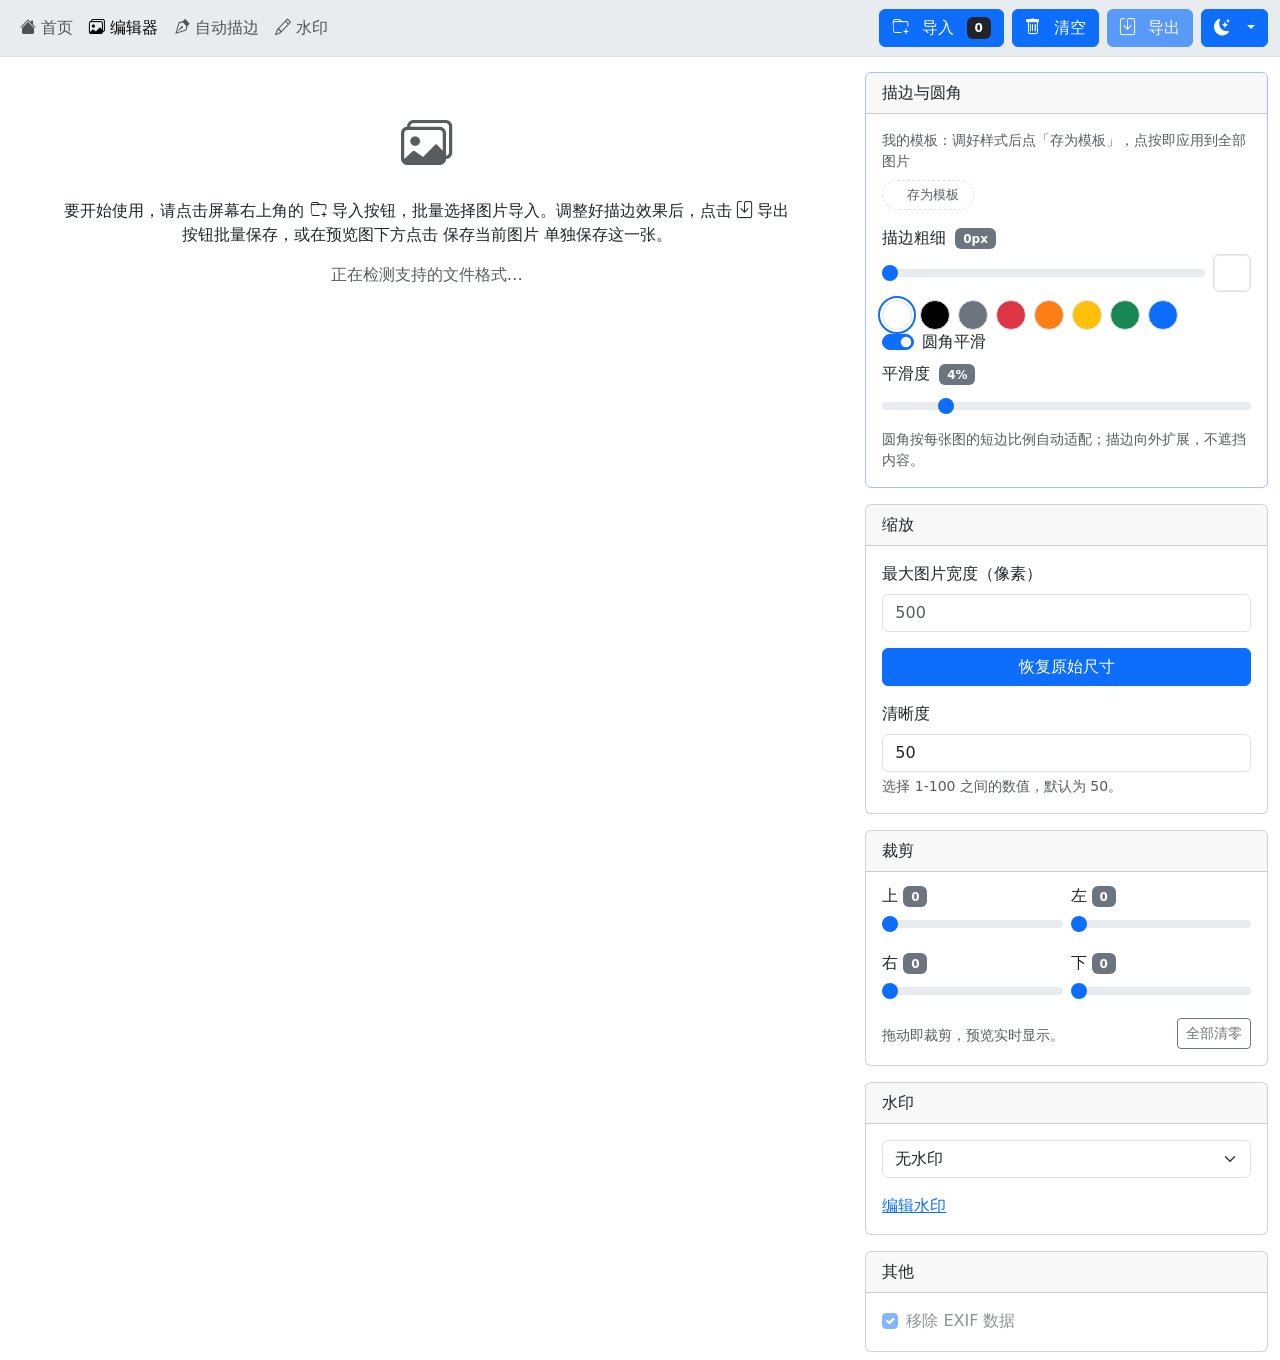
<file: editor.html>
<!DOCTYPE html>
<!-- This is a redirect to the current editor -->
<html lang="en">
<head>
    <meta charset="UTF-8">
    <meta http-equiv="X-UA-Compatible" content="IE=edge">
    <meta name="viewport" content="width=device-width, initial-scale=1.0">
    <title>Redirecting...</title>
    <meta http-equiv="refresh" content="0; url=edit/" />
</head>
<body>

    <p>
        Please <a href="edit/">click here</a> if you are not redirected.
    </p>
    
</body>
</html>
</file>
<file: css/photostack-styles.css>
body {
    overscroll-behavior-y: none;
    padding-top: 56px;
}

#photostack-watermark-preview,
#photostack-editor-preview img,
#photostack-watermark-editor-preview {
    pointer-events: none;
    user-select: none;
    max-width: 100%;
}

#photostack-editor-preview img {
    pointer-events: none;
}

#photostack-watermark-editor-preview {
    border-radius: 0.25rem;
}

#photostack-editor-preview {
    position: -webkit-sticky;
    position: sticky;
    top: 58px;
}

/* 预览图与翻页控制条一起吸附在顶部，往下滑动调参数时翻页按钮始终可见 */
#photostack-preview-wrapper {
    position: -webkit-sticky;
    position: sticky;
    top: 58px;
}

/* 文件名过长时省略显示 */
#photostack-paging-filename {
    display: inline-block;
    max-width: 55vw;
    overflow: hidden;
    text-overflow: ellipsis;
    white-space: nowrap;
    vertical-align: bottom;
}

/* 手机底部快捷操作栏：实色浅底 + 细分隔线，按钮小巧居中 */
#photostack-bottom-bar {
    position: fixed;
    left: 0;
    right: 0;
    bottom: 0;
    z-index: 1040;
    display: flex;
    justify-content: center;
    gap: 8px;
    padding: 5px 10px calc(5px + env(safe-area-inset-bottom, 0px));
    background: var(--bs-body-secondary-bg);
}

#photostack-bottom-bar .btn {
    font-size: 0.8125rem;
    padding: 3px 14px;
    border-radius: 50rem;
    transition: transform 0.12s ease;
}

#photostack-bottom-bar .btn:active {
    transform: scale(0.94);
}

/* 空状态图标（实色，不用透明度） */
.photostack-empty-icon {
    font-size: 3.2rem;
    color: var(--bs-secondary-color);
}

/* 常用描边颜色色板：一键切换 */
.photostack-swatch-row {
    display: flex;
    flex-wrap: wrap;
    gap: 8px;
}

/* 我的样式模板：点按即用 */
.photostack-preset-row {
    display: flex;
    flex-wrap: wrap;
    gap: 8px;
    align-items: center;
}

.photostack-preset-chip {
    display: inline-flex;
    align-items: center;
    gap: 6px;
    border: 1px solid var(--bs-primary);
    color: var(--bs-primary);
    background: transparent;
    border-radius: 50rem;
    padding: 4px 10px 4px 14px;
    font-size: 0.8125rem;
    transition: transform 0.12s ease;
}

.photostack-preset-chip:active {
    transform: scale(0.95);
}

.photostack-preset-del {
    color: var(--bs-secondary-color);
    font-size: 1.1rem;
    line-height: 1;
    padding: 0 2px;
}

.photostack-preset-add {
    border-style: dashed;
    color: var(--bs-secondary-color);
    border-color: var(--bs-border-color);
    padding: 4px 14px;
}

.photostack-swatch {
    width: 30px;
    height: 30px;
    border-radius: 50%;
    border: 1px solid var(--bs-border-color);
    padding: 0;
    transition: transform 0.12s ease;
}

.photostack-swatch:active {
    transform: scale(0.9);
}

.photostack-swatch.active {
    outline: 2px solid var(--bs-primary);
    outline-offset: 2px;
}

/* 描边实底按钮：透明底的 outline 按钮贴着预览图时对比度不足 */
.photostack-btn-solid {
    background-color: var(--bs-body-bg);
}

/* 内置色板：当前颜色色块按钮（取代系统取色器，微信内置浏览器等环境点不开） */
.photostack-color-chip {
    width: 38px;
    height: 38px;
    flex: 0 0 auto;
    border: 1px solid var(--bs-border-color);
    border-radius: 0.375rem;
    padding: 0;
    /* 内圈细线让白色等浅色在浅色页面上也有边界 */
    box-shadow: inset 0 0 0 1px rgba(0, 0, 0, 0.08);
    background-color: #FFFFFF;
    vertical-align: middle;
}

.photostack-color-chip:active {
    transform: scale(0.92);
}

/* 色板弹层：手机上近底部弹出，桌面上居中 */
.photostack-color-backdrop {
    position: fixed;
    inset: 0;
    background: rgba(0, 0, 0, 0.4);
    z-index: 1080;
}

.photostack-color-panel {
    position: fixed;
    left: 50%;
    bottom: 0;
    transform: translateX(-50%);
    width: min(92vw, 360px);
    background: var(--bs-body-bg);
    border: 1px solid var(--bs-border-color);
    border-radius: 1rem 1rem 0 0;
    padding: 16px 16px calc(16px + env(safe-area-inset-bottom, 0px));
    z-index: 1081;
    box-shadow: 0 -0.5rem 2rem rgba(0, 0, 0, 0.25);
}

@media (min-width: 768px) {
    .photostack-color-panel {
        bottom: auto;
        top: 50%;
        transform: translate(-50%, -50%);
        border-radius: 1rem;
        box-shadow: 0 0.5rem 2rem rgba(0, 0, 0, 0.3);
    }
}

.photostack-color-grid {
    display: grid;
    grid-template-columns: repeat(8, 1fr);
    gap: 10px;
}

.photostack-color-cell {
    aspect-ratio: 1;
    width: 100%;
    border: 1px solid rgba(0, 0, 0, 0.12);
    border-radius: 8px;
    padding: 0;
}

.photostack-color-cell:active {
    transform: scale(0.88);
}

/* 「更多设置」折叠（手机端收纳次要功能） */
#photostack-more-toggle {
    border-bottom: 0;
    color: var(--bs-body-color);
}

.photostack-collapse-chevron {
    transition: transform 0.2s ease;
}

#photostack-more-toggle[aria-expanded="true"] .photostack-collapse-chevron {
    transform: rotate(180deg);
}

@media (min-width: 768px) {
    /* 桌面端不受折叠影响，全部展开显示 */
    #photostack-more-settings {
        display: block !important;
    }
}

/* 预览图柔和投影，更有照片卡片的感觉 */
#photostack-editor-preview img {
    box-shadow: 0 4px 18px rgba(0, 0, 0, 0.15);
}

#photostack-original-container,
#photostack-canvas-container,
#photostack-import-file,
#photostack-watermark-file-import,
#photostack-import-zip,
#photostack-watermark-import-image,
#photostack-watermark-cache,
#photostack-outline-import-file {
    display: none;
}

#photostack-watermark-editor-modal .modal-dialog {
    max-width: 900px;
}

.toast-container.bottom-0 {
    bottom: env(safe-area-inset-bottom, 0) !important;
}

/* Hide Safari warning in installed web app */

@media all and (display-mode: standalone) {
    .photostack-safari-warning {
        display: none !important;
    }
}


/* Styles for medium and up devices */

@media (min-width: 768px) {

    #photostack-preview-wrapper {
        min-height: calc(100vh - 58px);
    }

    /* 预留控制条高度，保证预览图 + 控制条一起放进一屏 */
    #photostack-editor-preview img {
        max-height: calc(100vh - 260px);
    }

}

/* Styles for medium/small/x-small devices */

@media (max-width: 991.98px) {

    /* Allow watermark editor to fill screen width */

    #photostack-watermark-editor-modal .modal-dialog {
        max-width: calc(100% - 15px);
    }

}

/* Styles for small/x-small devices */

@media (max-width: 767.98px) {

    /* 给底部快捷操作栏留出空间，避免内容被遮挡 */
    body {
        padding-bottom: calc(52px + env(safe-area-inset-bottom, 0px));
    }

    /* toast 上移，避免被底部快捷栏遮挡 */
    .toast-container.bottom-0 {
        bottom: calc(56px + env(safe-area-inset-bottom, 0px)) !important;
    }

    #photostack-editor-preview img {
        max-height: min(55vh, calc(100vh - 380px));
    }

}

/* Print styles */

@media print {

    body {
        background: #ffffff;
        color: #000;
        font-size: 18px;
        padding: 0;
    }

}

#photostack-print-preview {
    width: auto;
    height: auto;
    max-width: 100vw;
    max-height: 100vh;
}

/* ── 自动描边工具页（/outline/） ── */

/* 预览区吸附在导航下方，往下滑动调设置时预览始终可见 */
#photostack-outline-sticky {
    position: -webkit-sticky;
    position: sticky;
    top: 58px;
    z-index: 1020;
    background: var(--bs-body-bg);
    padding: 8px 0 10px;
}

/* 预览画布：透明区域显示棋盘格，圆角和描边效果一目了然；左右拖动切换图片 */
#photostack-outline-preview {
    max-width: 100%;
    max-height: min(42vh, calc(100vh - 380px));
    border-radius: 0.25rem;
    cursor: grab;
    user-select: none;
    background-image: conic-gradient(rgba(128, 128, 128, 0.22) 25%, transparent 0 50%, rgba(128, 128, 128, 0.22) 0 75%, transparent 0);
    background-size: 16px 16px;
}

@media (min-width: 768px) {
    #photostack-outline-preview {
        max-height: calc(100vh - 320px);
    }
}

/* 文件名过长时省略显示 */
#photostack-outline-filename {
    display: inline-block;
    max-width: 55vw;
    overflow: hidden;
    text-overflow: ellipsis;
    white-space: nowrap;
    vertical-align: bottom;
}

/* 缩略图条：横向滚动，序号即导出顺序 */
.photostack-thumb-row {
    display: flex;
    gap: 8px;
    overflow-x: auto;
    padding: 6px 2px;
    -webkit-overflow-scrolling: touch;
}

.photostack-thumb {
    position: relative;
    flex: 0 0 auto;
    width: 64px;
    height: 64px;
    padding: 0;
    border: 2px solid var(--bs-border-color);
    border-radius: 0.25rem;
    background: transparent;
    transition: transform 0.12s ease;
}

.photostack-thumb:active {
    transform: scale(0.93);
}

.photostack-thumb.active {
    border-color: var(--bs-primary);
}

.photostack-thumb img {
    display: block;
    width: 100%;
    height: 100%;
    object-fit: cover;
    border-radius: 0.1875rem;
    pointer-events: none;
    user-select: none;
}

.photostack-thumb-num {
    position: absolute;
    top: 2px;
    left: 2px;
    min-width: 16px;
    padding: 0 3px;
    font-size: 0.6875rem;
    line-height: 16px;
    text-align: center;
    color: #fff;
    background: rgba(0, 0, 0, 0.55);
    border-radius: 50rem;
}

.photostack-thumb-del {
    position: absolute;
    top: -7px;
    right: -7px;
    width: 18px;
    height: 18px;
    font-size: 13px;
    line-height: 16px;
    text-align: center;
    color: #fff;
    background: var(--bs-secondary-color);
    border-radius: 50%;
}
</file>
